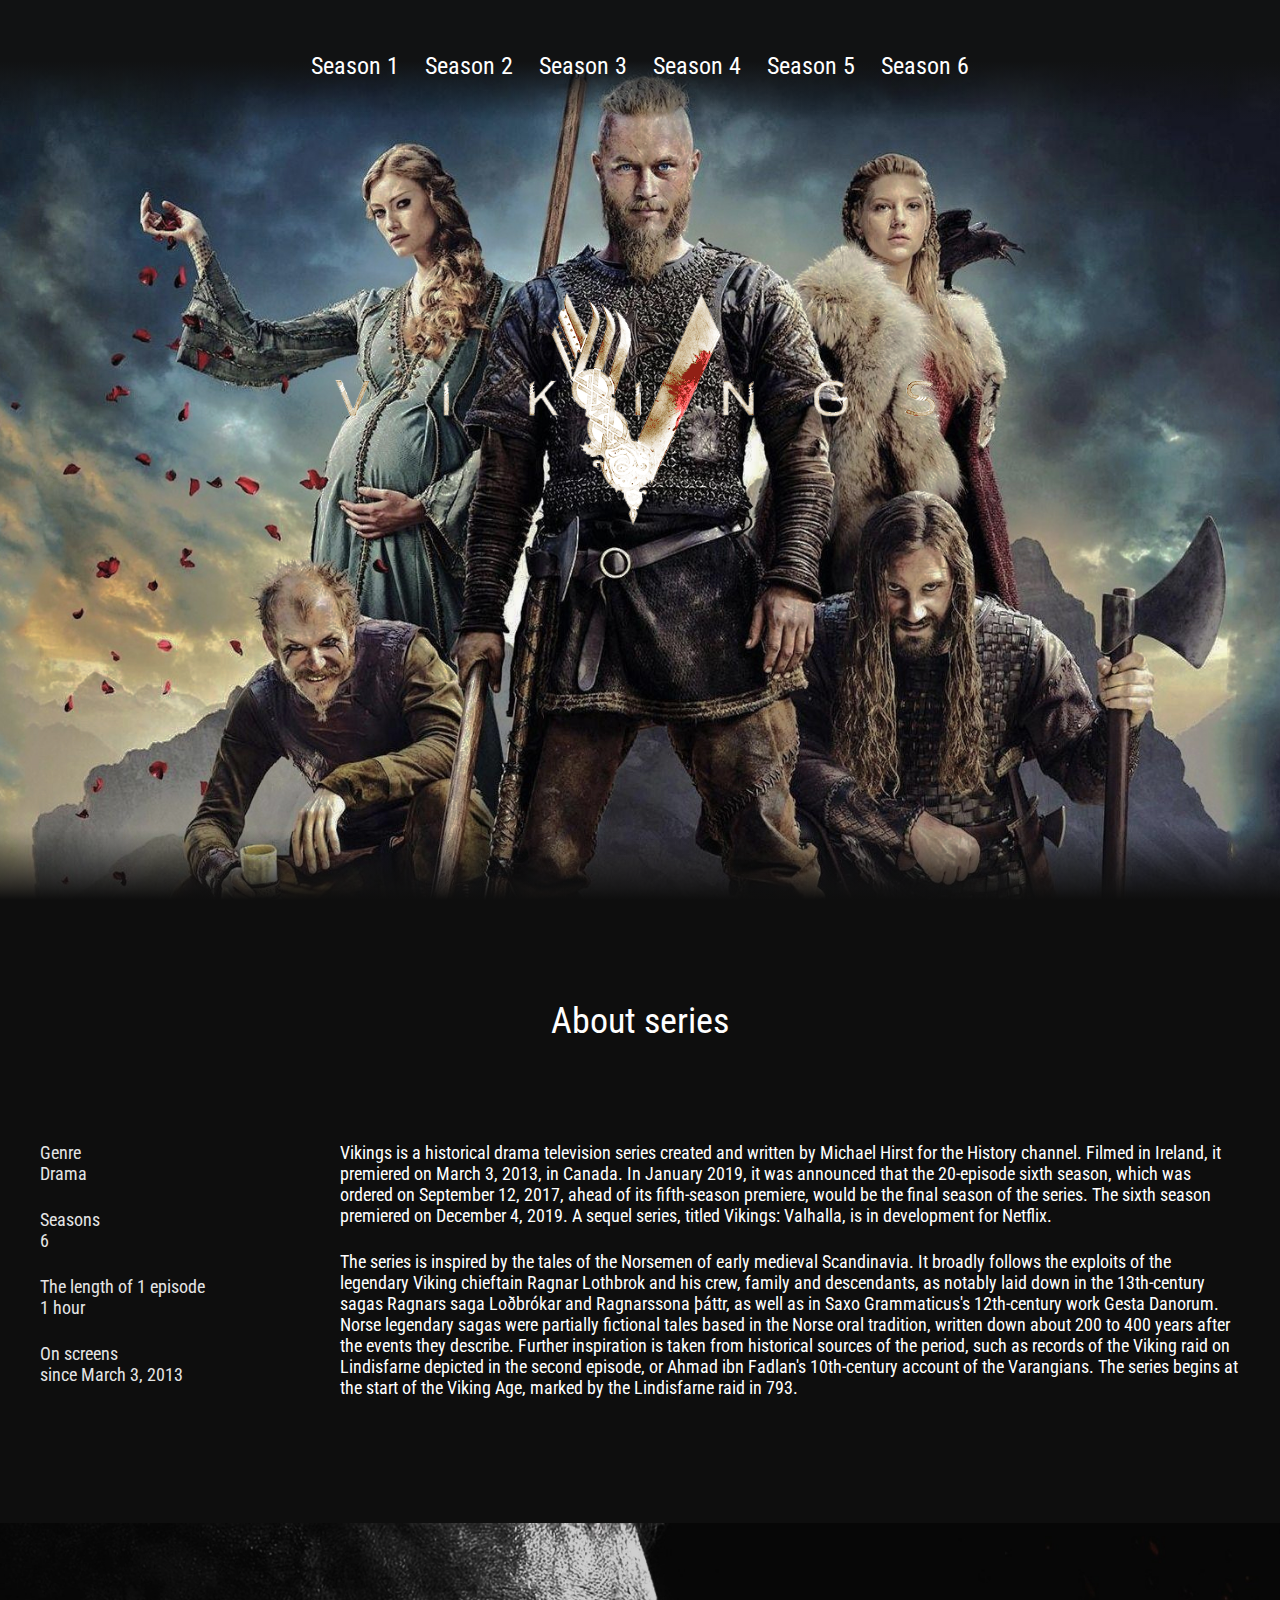
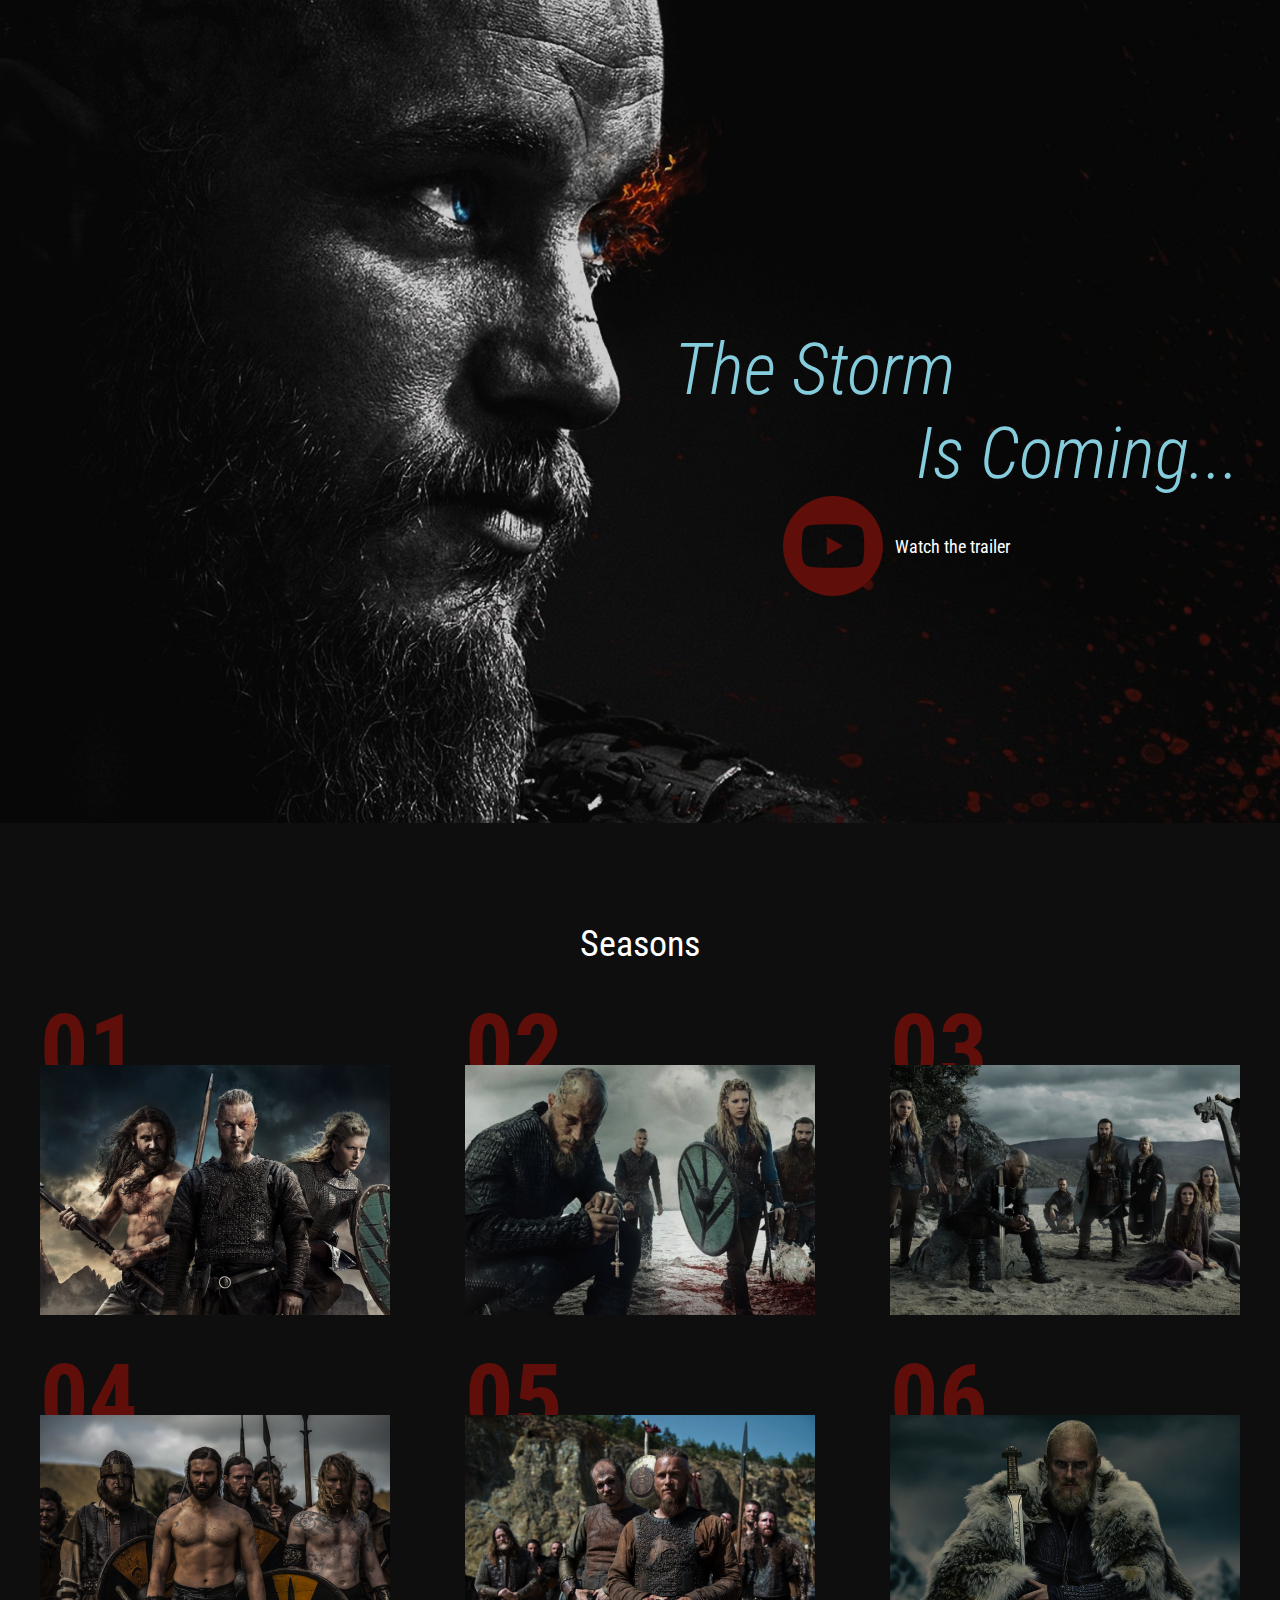
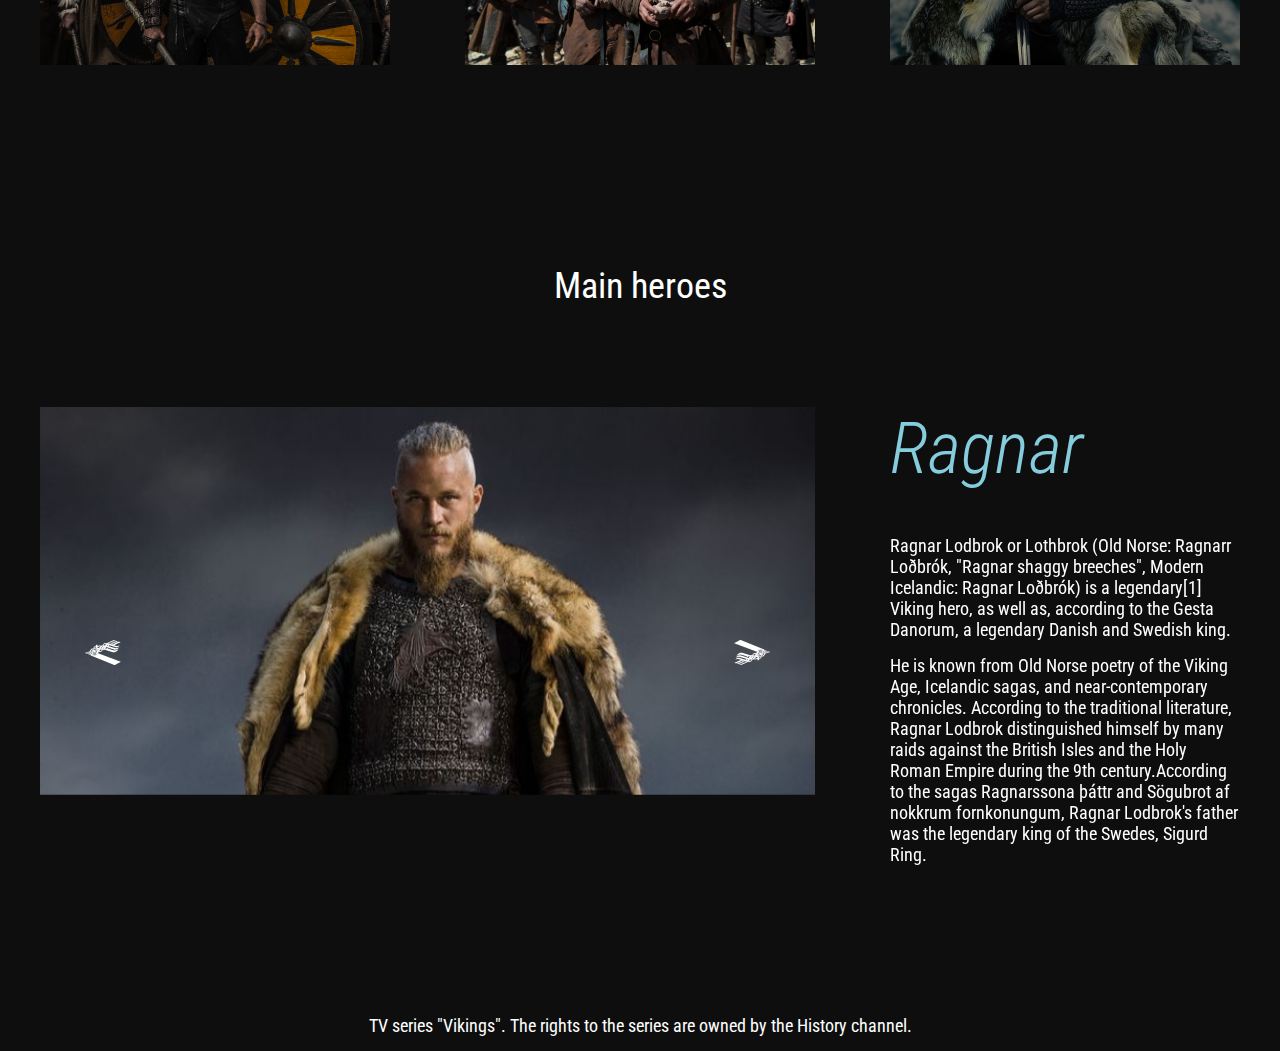
<file: index.html>
<!DOCTYPE html>
<html lang="en">
<head>
  <meta charset="UTF-8">
  <meta name="viewport" content="width=device-width, initial-scale=1.0">
  <meta http-equiv="X-UA-Compatible" content="ie=edge">
  <title>Vikings</title>
  <link href="https://fonts.googleapis.com/css2?family=Roboto+Condensed:ital,wght@0,400;0,700;1,300&display=swap" rel="stylesheet">
  <link rel="stylesheet" href="css/reset.css">
  <link rel="stylesheet" href="css/slick.css">
  <link rel="stylesheet" href="css/jquery.fancybox.css">
  <link rel="stylesheet" href="css/style.css">
</head>
<body>

  <header class="header">

    <nav class="menu">
      <button class="menu_btn"><span></span></button>
      <ul class="menu__list">
        <li class="menu__list-item">
          <a class="menu__list-link" href="season-1.html">Season 1</a>
        </li>
        <li class="menu__list-item">
          <a class="menu__list-link" href="#">Season 2</a>
        </li>
        <li class="menu__list-item">
          <a class="menu__list-link" href="#">Season 3</a>
        </li>
        <li class="menu__list-item">
          <a class="menu__list-link" href="#">Season 4</a>
        </li>
        <li class="menu__list-item">
          <a class="menu__list-link" href="#">Season 5</a>
        </li>
        <li class="menu__list-item">
          <a class="menu__list-link" href="#">Season 6</a>
        </li>
      </ul>
    </nav>

    <div class="logo">
      <img class="logo__img" src="images/logo.png" alt="Логотип">
    </div>
  </header>

  <section class="about section-page">
    <div class="container">
      <h3 class="title">
        About series
      </h3>
      <div class="about__inner">
        <ul class="about__info">
          <li class="about__info-item">
            Genre
            <span>Drama</span>
          </li>
          <li class="about__info-item">
            Seasons
            <span>6</span>
          </li>
          <li class="about__info-item">
            The length of 1 episode
            <span>1 hour</span>
          </li>
          <li class="about__info-item">
            On screens
            <span>since March 3, 2013</span>
          </li>
        </ul>
          <div class="about__text">
            <p>
              Vikings is a historical drama television series created and written by Michael Hirst for the History channel. Filmed in Ireland, it premiered on March 3, 2013, in Canada. In January 2019, it was announced that the 20-episode sixth season, which was ordered on September 12, 2017, ahead of its fifth-season premiere, would be the final season of the series. The sixth season premiered on December 4, 2019. A sequel series, titled Vikings: Valhalla, is in development for Netflix.
            </p>
            <p>
              The series is inspired by the tales of the Norsemen of early medieval Scandinavia. It broadly follows the exploits of the legendary Viking chieftain Ragnar Lothbrok and his crew, family and descendants, as notably laid down in the 13th-century sagas Ragnars saga Loðbrókar and Ragnarssona þáttr, as well as in Saxo Grammaticus's 12th-century work Gesta Danorum. Norse legendary sagas were partially fictional tales based in the Norse oral tradition, written down about 200 to 400 years after the events they describe. Further inspiration is taken from historical sources of the period, such as records of the Viking raid on Lindisfarne depicted in the second episode, or Ahmad ibn Fadlan's 10th-century account of the Varangians. The series begins at the start of the Viking Age, marked by the Lindisfarne raid in 793.
            </p>
          </div>
      </div>
    </div>
  </section>

  <section class="video">
    <div class="container">
      <h3 class="video__text">
        <span>The Storm</span>
        Is Coming...
      </h3>
      <a class="video_btn" data-fancybox href="https://www.youtube.com/watch?v=2QMeGkbdIVw">Watch the trailer</a>
    </div>
  </section>

  <section class="seasons section-page">
    <div class="container">
      <h3 class="title">
        Seasons
      </h3>
      <ol class="seasons__inner">
        <li class="seasons__item" style="background-image: url('images/season-image1.png');">
          <a class="seasons__link" href="season-1.html">View</a>
        </li>
        <li class="seasons__item" style="background-image: url('images/season-image2.png');">
          <a class="seasons__link" href="#">View</a>
        </li>
        <li class="seasons__item" style="background-image: url('images/season-image3.png');">
          <a class="seasons__link" href="#">View</a>
        </li>
        <li class="seasons__item" style="background-image: url('images/season-image4.png');">
          <a class="seasons__link" href="#">View</a>
        </li>
        <li class="seasons__item" style="background-image: url('images/season-image5.png');">
          <a class="seasons__link" href="#">View</a>
        </li>
        <li class="seasons__item" style="background-image: url('images/season-image6.png');">
          <a class="seasons__link" href="#">View</a>
        </li>
      </ol>
    </div>
  </section>

  <section class="heroes section-page">
    <div class="container">
      <h3 class="title">Main heroes</h3>
      <div class="heroes__inner">
        <div class="heroes__slider-img">
          <img class="heroes__images" src="images/hero-1.jpg" alt="">
          <img class="heroes__images" src="images/hero-2.jpg" alt="">
          <img class="heroes__images" src="images/hero-3.jpg" alt="">
        </div>
        <div class="heroes__slider-text">
          <div class="heroes__text">
            <h4 class="heroes__name">Ragnar</h4>
            <p>
              Ragnar Lodbrok or Lothbrok (Old Norse: Ragnarr Loðbrók, "Ragnar shaggy breeches", Modern Icelandic: Ragnar Loðbrók) is a legendary[1] Viking hero, as well as, according to the Gesta Danorum, a legendary Danish and Swedish king.
            </p>
            <p>
              He is known from Old Norse poetry of the Viking Age, Icelandic sagas, and near-contemporary chronicles. According to the traditional literature, Ragnar Lodbrok distinguished himself by many raids against the British Isles and the Holy Roman Empire during the 9th century.According to the sagas Ragnarssona þáttr and Sögubrot af nokkrum fornkonungum, Ragnar Lodbrok's father was the legendary king of the Swedes, Sigurd Ring.
            </p>
          </div>

          <div class="heroes__text">
            <h4 class="heroes__name">Ladgerda</h4>
            <p>
              According to legend, Lagertha was a Viking shield-maiden and ruler from what is now Norway, and the onetime wife of the famous Viking Ragnar Lodbrok. Her tale was recorded by the chronicler Saxo in the 12th century. According to modern scholarship, it is likely that Lagertha was not a historical figure, but a reflection of tales about Viking warrior women or about the Norse deity Thorgerd.
            </p>
            <p>
              Ladgerda, a skilled Amazon, who, though a maiden, had the courage of a man, and fought in front among the bravest with her hair loose over her shoulders. All marvelled at her matchless deeds, for her locks flying down her back betrayed that she was a woman.
            </p>
          </div>

          <div class="heroes__text">
            <h4 class="heroes__name">Bjorn</h4>
            <p>
              Björn Ragnarsson or Bjorn Ironside is the King of Kattegat. He is the son of Ragnar and Lagertha and the oldest of Ragnar’s many sons. Although later it is revealed his uncle Rollo might be his biological father, Björn believes he is Ragnar's son.</p>
            <p>
              Björn was raised with the typical Northman conduct. He values his family and is devoted to both of his parents. Björn, since he was young, yearned to become a warrior like his parents; now old enough, Björn is more than ready to prove himself in battle. He shows extreme loyalty to his father even after years of separation. After returning from France he rallies the people to Ragnar's side and reminds them of where all their wealth and success has come from.
            </p>
          </div>
        </div>
      </div>
    </div>
  </section>

  <footer class="foote">
    <div class="container">
      <p class="copy">
        TV series "Vikings". The rights to the series are owned by the History channel.
      </p>
    </div>
  </footer>

  <script src="https://ajax.googleapis.com/ajax/libs/jquery/3.4.1/jquery.min.js"></script>
  <script src="js/slick.min.js"></script>
  <script src="js/jquery.fancybox.min.js"></script>
  <script src="js/main.js"></script>
</body>
</html>
</file>
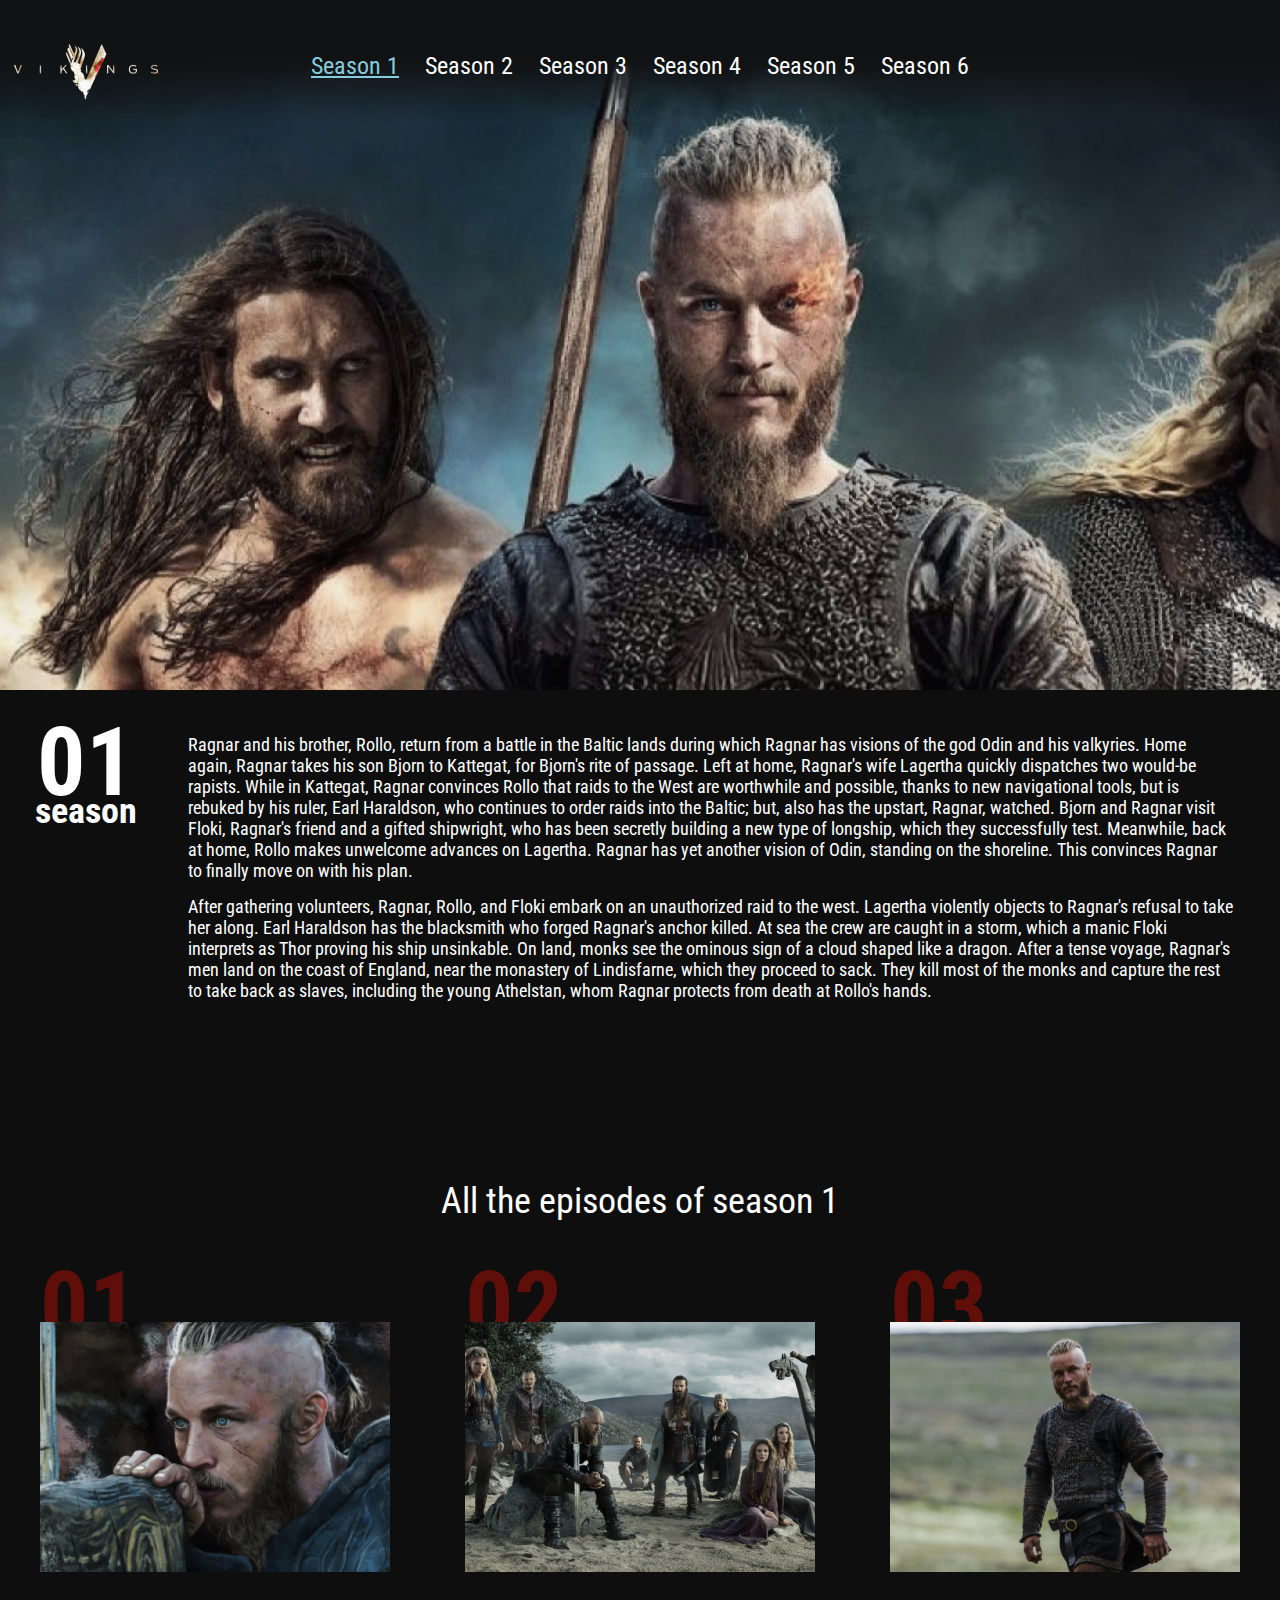
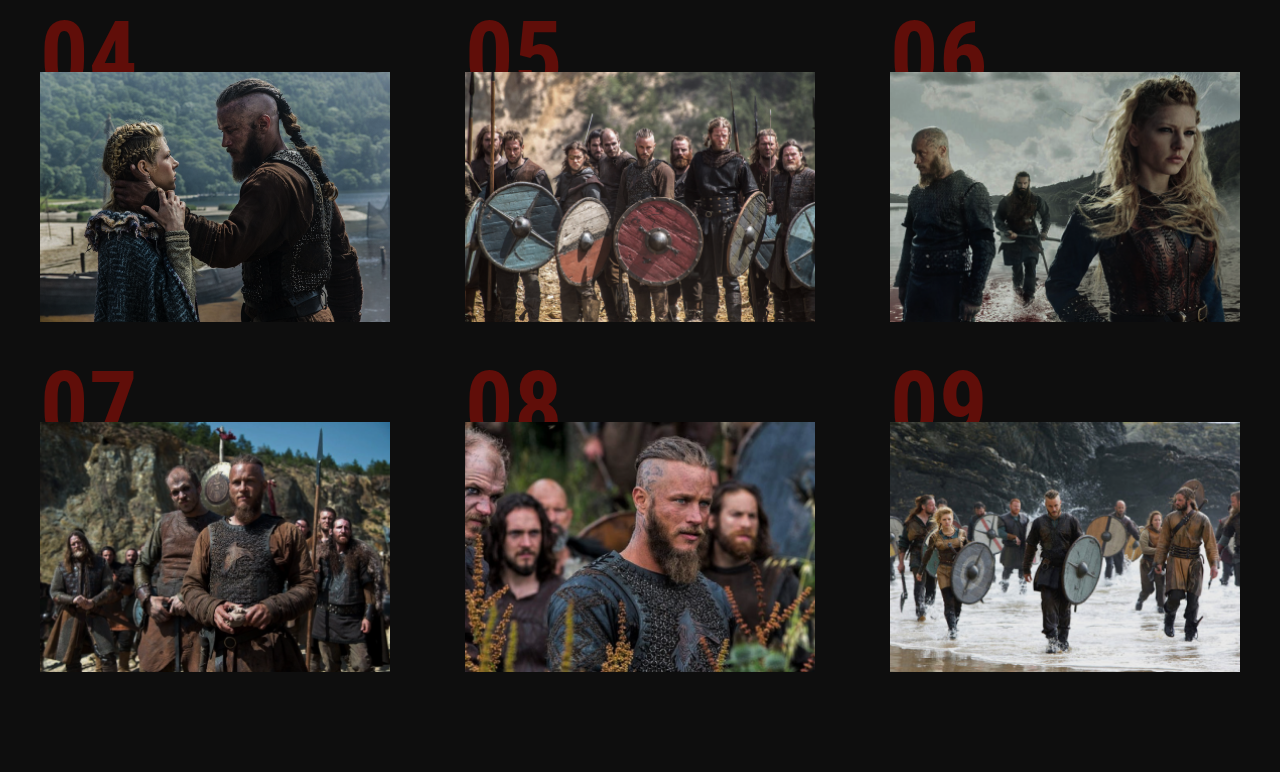
<file: season-1.html>
<!DOCTYPE html>
<html lang="ru">
<head>
  <meta charset="UTF-8">
  <meta name="viewport" content="width=device-width, initial-scale=1.0">
  <meta http-equiv="X-UA-Compatible" content="ie=edge">
  <title>Season 1</title>
  <link href="https://fonts.googleapis.com/css2?family=Roboto+Condensed:ital,wght@0,400;0,700;1,300&display=swap" rel="stylesheet">
  <link rel="stylesheet" href="css/reset.css">
  <link rel="stylesheet" href="css/slick.css">
  <link rel="stylesheet" href="css/jquery.fancybox.css">
  <link rel="stylesheet" href="css/style.css">
</head>

<body>

<header class="page-header">

  <nav class="menu">
    <button class="menu_btn"><span></span></button>
    <div class="menu__container">
      <a class="page-logo" href="index.html">
        <img src="images/page-logo.png" alt="">
      </a>
      <ul class="menu__list">
        <li class="menu__list-item">
          <a class="menu__list-link menu__list-link--active" href="#">Season 1</a>
        </li>
        <li class="menu__list-item">
          <a class="menu__list-link" href="#">Season 2</a>
        </li>
        <li class="menu__list-item">
          <a class="menu__list-link" href="#">Season 3</a>
        </li>
        <li class="menu__list-item">
          <a class="menu__list-link" href="#">Season 4</a>
        </li>
        <li class="menu__list-item">
          <a class="menu__list-link" href="#">Season 5</a>
        </li>
        <li class="menu__list-item">
          <a class="menu__list-link" href="#">Season 6</a>
        </li>
      </ul>
    </div>
  </nav>

  <div class="season-info">
    <div class="season-info__num">
      01
      <span>season</span>
    </div>
    <div class="season-info__text">
      <p>
        Ragnar and his brother, Rollo, return from a battle in the Baltic lands during which Ragnar has visions of the god Odin and his valkyries. Home again, Ragnar takes his son Bjorn to Kattegat, for Bjorn's rite of passage. Left at home, Ragnar's wife Lagertha quickly dispatches two would-be rapists. While in Kattegat, Ragnar convinces Rollo that raids to the West are worthwhile and possible, thanks to new navigational tools, but is rebuked by his ruler, Earl Haraldson, who continues to order raids into the Baltic; but, also has the upstart, Ragnar, watched. Bjorn and Ragnar visit Floki, Ragnar's friend and a gifted shipwright, who has been secretly building a new type of longship, which they successfully test. Meanwhile, back at home, Rollo makes unwelcome advances on Lagertha. Ragnar has yet another vision of Odin, standing on the shoreline. This convinces Ragnar to finally move on with his plan.
      </p>
      <p>
        After gathering volunteers, Ragnar, Rollo, and Floki embark on an unauthorized raid to the west. Lagertha violently objects to Ragnar's refusal to take her along. Earl Haraldson has the blacksmith who forged Ragnar's anchor killed. At sea the crew are caught in a storm, which a manic Floki interprets as Thor proving his ship unsinkable. On land, monks see the ominous sign of a cloud shaped like a dragon. After a tense voyage, Ragnar's men land on the coast of England, near the monastery of Lindisfarne, which they proceed to sack. They kill most of the monks and capture the rest to take back as slaves, including the young Athelstan, whom Ragnar protects from death at Rollo's hands.
      </p>
    </div>
  </div>

</header>

<section class="seasons section-page">
  <div class="container">
    <h3 class="title">
      All the episodes of season 1
    </h3>
    <ol class="seasons__inner">
      <li class="seasons__item" style="background-image: url('images/ep1.png');">
        <a class="seasons__link" data-fancybox="gallery" href="https://www.youtube.com/watch?v=2QMeGkbdIVw">Смотреть</a>
      </li>
      <li class="seasons__item" style="background-image: url('images/ep2.png');">
        <a class="seasons__link" data-fancybox="gallery" href="https://www.youtube.com/watch?v=2QMeGkbdIVw">Смотреть</a>
      </li>
      <li class="seasons__item" style="background-image: url('images/ep3.png');">
        <a class="seasons__link" data-fancybox="gallery" href="https://www.youtube.com/watch?v=2QMeGkbdIVw">Смотреть</a>
      </li>
      <li class="seasons__item" style="background-image: url('images/ep4.png');">
        <a class="seasons__link" data-fancybox="gallery" href="https://www.youtube.com/watch?v=2QMeGkbdIVw">Смотреть</a>
      </li>
      <li class="seasons__item" style="background-image: url('images/ep5.png');">
        <a class="seasons__link" data-fancybox="gallery" href="https://www.youtube.com/watch?v=2QMeGkbdIVw">Смотреть</a>
      </li>
      <li class="seasons__item" style="background-image: url('images/ep6.png');">
        <a class="seasons__link" data-fancybox="gallery" href="https://www.youtube.com/watch?v=2QMeGkbdIVw">Смотреть</a>
      </li>
      <li class="seasons__item" style="background-image: url('images/ep7.png');">
        <a class="seasons__link" data-fancybox="gallery" href="https://www.youtube.com/watch?v=2QMeGkbdIVw">Смотреть</a>
      </li>
      <li class="seasons__item" style="background-image: url('images/ep8.png');">
        <a class="seasons__link" data-fancybox="gallery" href="https://www.youtube.com/watch?v=2QMeGkbdIVw">Смотреть</a>
      </li>
      <li class="seasons__item" style="background-image: url('images/ep9.png');">
        <a class="seasons__link" data-fancybox="gallery" href="https://www.youtube.com/watch?v=2QMeGkbdIVw">Смотреть</a>
      </li>
    </ol>
  </div>
</section>

<script src="https://ajax.googleapis.com/ajax/libs/jquery/3.4.1/jquery.min.js"></script>

<script src="js/jquery.fancybox.min.js"></script>
<script src="js/main.js"></script>
</body>
</html>
</file>
<file: css/style.css>
* {
  box-sizing: border-box;
}

body {
  background-color: #0E0E0E;
  color: white;
  font-weight: 400;
  font-family: 'Roboto Condensed', sans-serif;
  font-size: 18px;
  line-height: 21px;
}

a{
  color: inherit;
  text-decoration: none;
}

ul {
  list-style: none;
}

.container {
  max-width: 1220px;
  padding: 0 10px;
  margin: 0 auto;
}

.section-page {
  padding: 100px 0;
}

.title {
  text-align: center;
  margin-bottom: 100px;
  font-size: 36px;
  line-height: 42px;
  font-weight: 400;
}

.header {
  background-image: url('../images/header.jpg');
  height: 100vh;
  background-size: cover;
  background-repeat: no-repeat;
  background-position: center 50px;
  text-align: center;
  position: relative;
}

.header::after {
  content: '';
  position: absolute;
  height: 70px;
  bottom: 0;
  left: 0;
  width: 100%;
  background: linear-gradient(180deg, #0E0E0E 0%, rgba(17, 17, 17, 0.850295) 16.53%, rgba(32, 31, 33, 0) 100%);
  transform: rotate(180deg);
}

.menu {
  padding: 50px 0 58px;
  background: linear-gradient(180deg, #111213 0%, #111213 43.62%, rgba(32, 31, 33, 0) 86.33%);
}

.menu_btn {
  display: none;
}

.menu__list {
  display: flex;
  justify-content: center;
  }

.menu__list-item {
  padding: 0 13px;
}

.menu__list-link {
  font-size: 36px;
  line-height: 42px;
}

.menu__list-link:hover {
  color: #85CCDC;
  text-decoration: underline;
}

.logo {
  padding-top: 17vh;
}

.about__inner {
  display: flex;
}

.about__info {
  width: 375px;
  margin-right: 50px;
  flex: none;
}

.about__info-item {
  margin-bottom: 25px;
  color: #E5E5E5
}

.about__info-item span {
  display: block;
}

.about__text p {
  margin-bottom: 25px;
}

.video {
  background-image: url('../images/video-bg.jpg');
  height: 100vh;
  background-size: cover;
  background-position: center center;
  background-repeat: no-repeat;
  text-align: right;
}

.video__text {
  font-style: italic;
  font-weight: 300;
  font-size: 72px;
  line-height: 84px;
  color: #85CCDC;
  padding-top: 45vh;
  margin-bottom: 40px;
}

.video__text span {
  display: block;
  padding-right: 285px;
}

.video_btn {
  padding-left: 112px;
  position: relative;
  margin-right: 230px;
}

.video_btn::before {
  content: '';
  position: absolute;
  width: 100px;
  height: 100px;
  top: -40px;
  left: 0;
  background-image: url('../images/youtube-btn.svg');
}

.seasons__inner {
  display: grid;
  grid-template-columns: repeat(auto-fill, minmax(284px, 1fr));
  grid-gap: 100px 75px;
  counter-reset: counter;
}

.seasons__item { 
  height: 250px;
  background-size: cover;
  background-position: center center;
  background-repeat: no-repeat;
  list-style: none;
  position: relative;
  display: flex;
  justify-content: center;
  align-items: center ;
}

.seasons__item:hover .seasons__link {
  opacity: 1;
}

.seasons__item::before {
  content: "0" counter(counter);
  counter-increment: counter;
  position: absolute;
  font-weight: bold;
  font-size: 96px;
  line-height: 112px;
  color: #600E09;
  left: 0;
  top: -72px;
  z-index: -1;
}

.seasons__item:nth-child(n+10)::before {
  content: counter(counter);
}

.seasons__item:hover::after {
  content: '';
  position: absolute;
  top: 0;
  left: 0;
  right: 0;
  bottom: 0;
  background: rgba(14, 14, 14, 0.8);
}

.seasons__link {
  font-size: 36px;
  line-height: 42px;
  padding: 12px 78px 11px;
  background-color: #0E0E0E;
  opacity: 0;
  transition: all 0.3s;
  z-index: 2;
}

.heroes__inner {
  display: flex;
  justify-content: space-between;
}

.heroes__slider-img {
  max-width: 775px;
}

.heroes__slider-text {
  max-width: 350px;
}

.slick-btn {
  position: absolute;
  top: 50%;
  transform: translateY(-50%);
  border: none;
  background-color:  transparent;
  z-index: 5;
  cursor: pointer;
  outline: none;
}

.slick-prev {
left: 38px;
}

.slick-next {
right: 38px;
}

.heroes__name {
  font-style: italic;
  font-weight: 300;
  font-size: 72px;
  line-height: 84px;
  color: #85CCDC;
  margin-bottom: 44px;
}

.heroes__text p {
  margin-bottom: 15px;
}

.copy {
  padding: 14px 0px 15px;
  text-align: center;
}

/* start styles for season 1 */

.menu__list-link--active {
  color: #85CCDC;
  text-decoration: underline;
}

.page-header {
  background-image: url('../images/season-1.png');
  background-size: cover;
  background-position: center center;
  background-repeat: no-repeat;
  height: 90vh;
  position: relative;
}

.menu__container {
  max-width: 1385px;
  margin: 0 auto;
  position: relative;
}

.page-logo {
  position: absolute;
  left: 0;
}

.season-info {
  position: absolute;
  max-width: 1385px;
  display: flex;
  padding: 44px 47px 64px 35px;
  background-color: #0E0E0E;
  bottom: 0;
  left: 0;
  right: 0;
  margin: 0 auto;
}

.season-info__num {
  font-weight: bold;
  font-size: 96px;
  line-height: 56px;
  text-align: center;
  margin-right: 51px;
}

.season-info__num span {
  display: block;
  font-size: 36px;
  line-height: 42px;
}

.season-info__text p {
  margin-bottom: 15px;
}

/* end styles for season 1 */



/* start media */

@media (max-width: 1420px) {
  .page-logo {
    left: 10px;
    top: -6px;
  }
}

@media (max-width: 1366px) {
  .logo__img {
    max-width: 50%;
  }

  .menu__list-link {
    font-size: 24px;
    line-height: 32px;
  }

  .about__info {
    width: 250px;
  }

  .page-header {
    height: 120vh;
  }
}

@media (max-width: 1200px) {
  .heroes__inner {
    display: block;
  }

  .heroes__slider-text {
    max-width: 100%;
    padding-top: 50px;
  }

  .heroes__slider-img {
    max-width: 100%;
  }
}

@media (max-width: 1088px) {
  .seasons__item {
    height: 340px;
  }
}

@media (max-width: 992px) {

}

@media (max-width: 768px) {
  .about__inner {
    display: block;
  }

  .section-page {
    padding: 50px 0;
  }

  .title {
    margin-bottom: 50px;
  }

  body {
    font-size: 16px;
    line-height: 19px;
  }

  .video__text {
    font-size: 48px;
    line-height: 56px;
  }

  .video__text span {
    padding-right: 200px;
  }

  .video_btn {
    margin-right: 0;
    padding-left: 62px;
  }

  .video_btn::before {
    width: 50px;
    height: 50px;
    background-size: cover;
    top: -16px;
  }

  .seasons__item {
    grid-gap: 80px 35px;
  }

  .heroes__name {
    font-size: 46px;
    line-height: 56px;
    margin-bottom: 25px;
  }

  .season-info {
    display: block;
    padding: 30px 10px 0px 10px;
  }

  .season-info__num {
    text-align: left;
    font-size: 50px;
    line-height: 26px;
    margin-bottom: 15px;
  }

  .season-info__num span {
    font-size: 25px;
    line-height: 32px;
  }
}

@media (max-width: 640px) {
  .menu {
    padding: 0;
    text-align: center;
    background: linear-gradient(180deg, #111213 0%, #111213 9%, rgba(32, 31, 33, 0) 86.33%);
  }
  
  .menu__list {
    display: block;
    transform: translateY(-130%);
    transition: 0.3s;
  }

  .menu__list.menu__list--active {
    transform: translateY(0%);
    padding: 100px 0 50px;
    background: linear-gradient(180deg, #111213 0%, #111213 9%, rgba(32, 31, 33, 0) 86.33%);

  }

  .menu__list-link {
    display: block;
    padding: 10px 0;
  }

  .menu_btn {
  display: block;
  width: 50px;
  height: 40px;
  cursor: pointer;
  position: absolute;
  right: 10px;
  top: 20px;
  display: flex;
  z-index: 10;
  align-items: center;
  background-color: transparent;
  border: none;
  padding: 0;
  }

  .menu_btn span {
    background-color: #FFF;
    height: 5px;
    width: 100%;
  }

  .menu_btn::after,
  .menu_btn::before {
    content: '';
    width: 100%;
    height: 5px;
    background-color: #FFF;
    position: absolute;
  }

  .menu_btn::before {
    top: 0;
    left: 0;
  }

  .menu_btn::after {
    bottom: 0;
    left: 0;
  }

  .logo {
    padding-top: 21px;
  }

  .page-header {
    height: 160vh;
  }

  .page-logo {
    display: block;
    z-index: 10;
    top: 22px;
  }

  .seasons__item {
    height: 203px;
  }
}

@media (max-width: 640px) {
  .seasons__item {
    height: 203px;
  }
}

@media (max-width: 374px) {
  .page-header {
    height: 200vh;
  }

}

/* end media */
</file>
